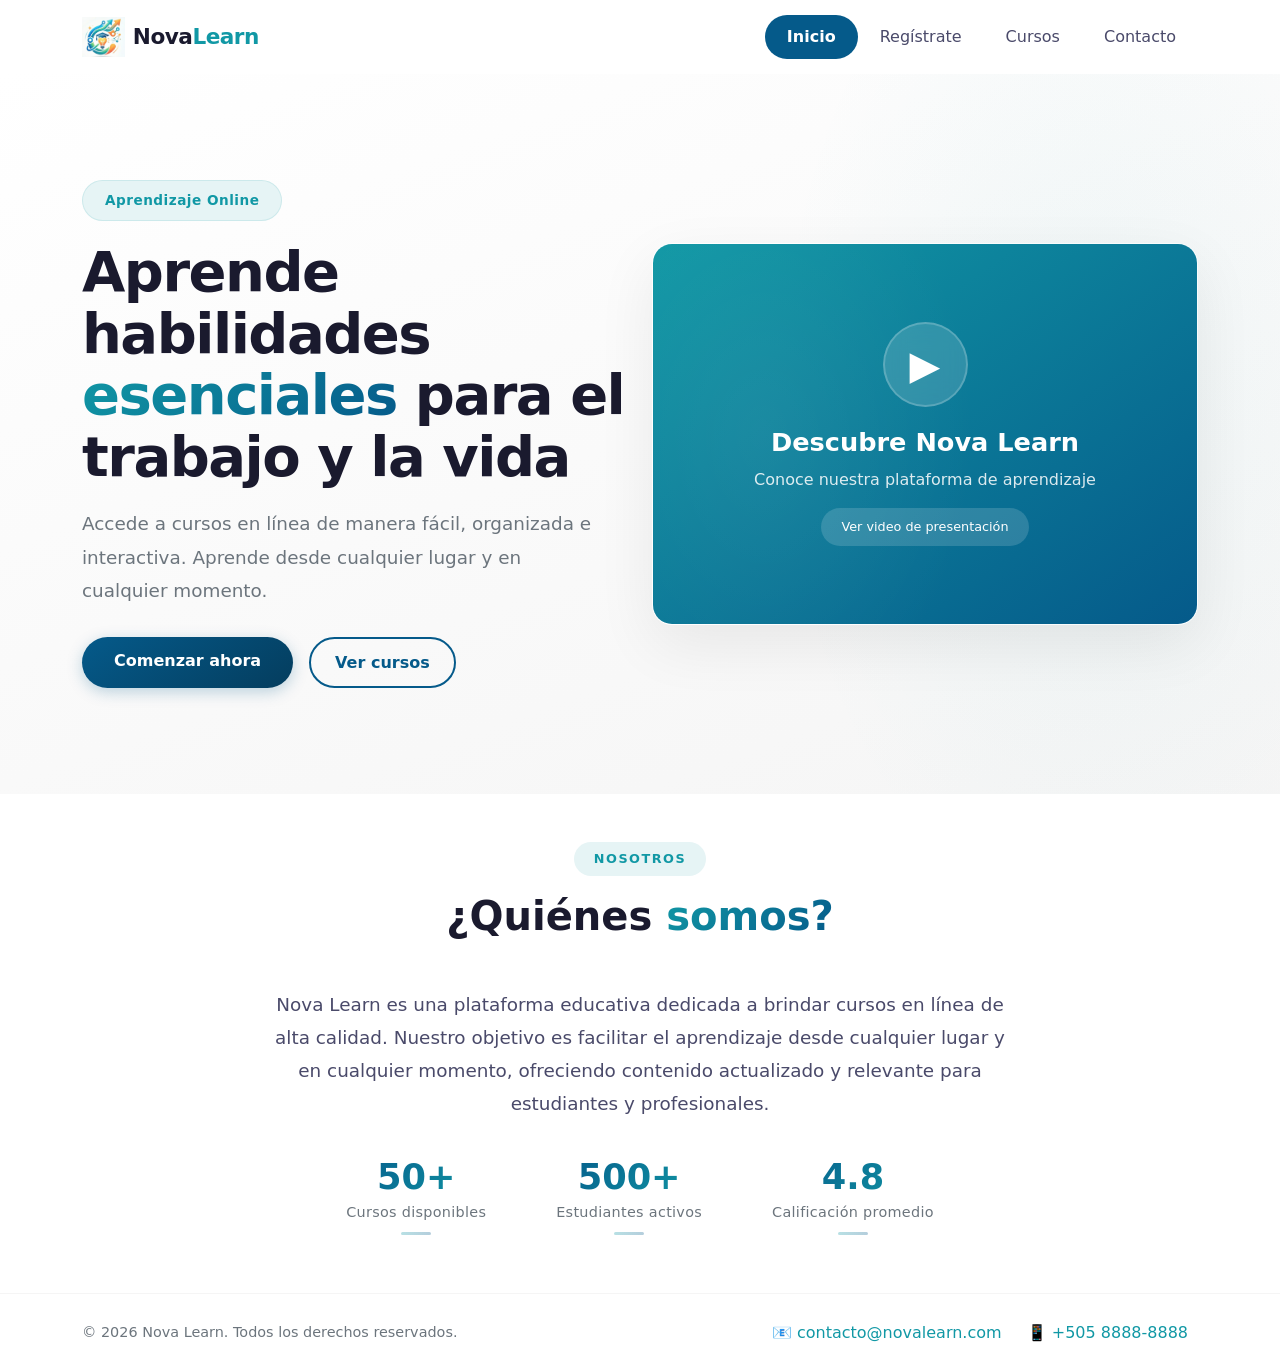
<file: index.html>
<!DOCTYPE html>
<html lang="es">

<head>
    <meta charset="UTF-8">
    <meta name="viewport" content="width=device-width, initial-scale=1.0">
    <title>Nova Learn - Aprende habilidades esenciales</title>
    <link rel="icon" type="image/x-icon" href="favicon.ico">
    <link rel="stylesheet" href="bootstrap-5.3.8-dist/css/bootstrap.min.css">
    <link rel="stylesheet" href="styles.css">
    <link rel="stylesheet" href="index.css">
</head>

<body>

    <nav class="navbar navbar-expand-lg navbar-light bg-white shadow-sm">
        <div class="container">
            <a class="navbar-brand d-flex align-items-center gap-2" href="index.html">
                <img src="/bootstrap-5.3.8-dist/img/logo.png.jpeg" alt="" style="height:40px;width:auto;">
                <span class="logo-text">Nova<span>Learn</span></span>
            </a>
            <button class="navbar-toggler" type="button" data-bs-toggle="collapse" data-bs-target="#navbarNav">
                <span class="navbar-toggler-icon"></span>
            </button>
            <div class="collapse navbar-collapse" id="navbarNav">
                <ul class="navbar-nav ms-auto">
                    <li class="nav-item">
                        <a class="nav-link active" href="index.html">Inicio</a>
                    </li>
                    <li class="nav-item">
                        <a class="nav-link" href="registro.html">Regístrate</a>
                    </li>
                    <li class="nav-item">
                        <a class="nav-link" href="cursos.html">Cursos</a>
                    </li>
                    <li class="nav-item">
                        <a class="nav-link" href="contacto.html">Contacto</a>
                    </li>
                </ul>
            </div>
        </div>
    </nav>

    <section id="inicio" class="py-5">
        <div class="container">
            <div class="row align-items-center">
                <div class="col-lg-6">
                    <span class="hero-label">Aprendizaje Online</span>
                    <h1 class="hero-title">Aprende habilidades <span>esenciales</span> para el trabajo y la vida</h1>
                    <p class="hero-desc">Accede a cursos en línea de manera fácil, organizada e interactiva. Aprende desde cualquier lugar y en cualquier momento.</p>
                    <div class="hero-buttons">
                        <a href="registro.html" class="btn btn-primary">Comenzar ahora</a>
                        <a href="cursos.html" class="btn-outline-custom">Ver cursos</a>
                    </div>
                </div>
                <div class="col-lg-6">
                    <div class="video-card">
                        <div class="video-placeholder" onclick="window.open('https://www.youtube.com/watch?v=Q33tBJrWXGQ','_blank')">
                            <div class="play-btn">▶</div>
                            <h4>Descubre Nova Learn</h4>
                            <p>Conoce nuestra plataforma de aprendizaje</p>
                            <div style="margin-top:15px;background:rgba(255,255,255,0.15);padding:8px 20px;border-radius:50px;font-size:0.8rem;">
                                Ver video de presentación
                            </div>
                        </div>
                    </div>
                </div>
            </div>
        </div>
    </section>

    <section id="nosotros" class="py-5 bg-white">
        <div class="container">
            <div class="text-center mb-5">
                <span class="section-eyebrow">Nosotros</span>
                <h2 class="section-title">¿Quiénes <span>somos?</span></h2>
            </div>
            <div class="row justify-content-center">
                <div class="col-lg-8 text-center">
                    <p style="font-size:1.15rem;color:var(--text-light);line-height:1.8;">
                        Nova Learn es una plataforma educativa dedicada a brindar cursos en línea de alta calidad.
                        Nuestro objetivo es facilitar el aprendizaje desde cualquier lugar y en cualquier momento,
                        ofreciendo contenido actualizado y relevante para estudiantes y profesionales.
                    </p>
                    <div class="hero-stats justify-content-center">
                        <div class="stat">
                            <strong>50+</strong>
                            <span>Cursos disponibles</span>
                        </div>
                        <div class="stat">
                            <strong>500+</strong>
                            <span>Estudiantes activos</span>
                        </div>
                        <div class="stat">
                            <strong>4.8</strong>
                            <span>Calificación promedio</span>
                        </div>
                    </div>
                </div>
            </div>
        </div>
    </section>

    <footer>
        <div class="container">
            <div class="row align-items-center">
                <div class="col-md-6 text-md-start">
                    <p>© 2026 Nova Learn. Todos los derechos reservados.</p>
                </div>
                <div class="col-md-6 text-md-end">
                    <a href="mailto:contacto@novalearn.com" style="color:var(--teal);text-decoration:none;margin:0 10px;">📧 contacto@novalearn.com</a>
                    <a href="https://wa.me/50587841645" target="_blank" style="color:var(--teal);text-decoration:none;margin:0 10px;">📱 +505 8888-8888</a>
                </div>
            </div>
        </div>
    </footer>

    <script src="bootstrap-5.3.8-dist/js/bootstrap.bundle.min.js"></script>
</body>

</html>
</file>
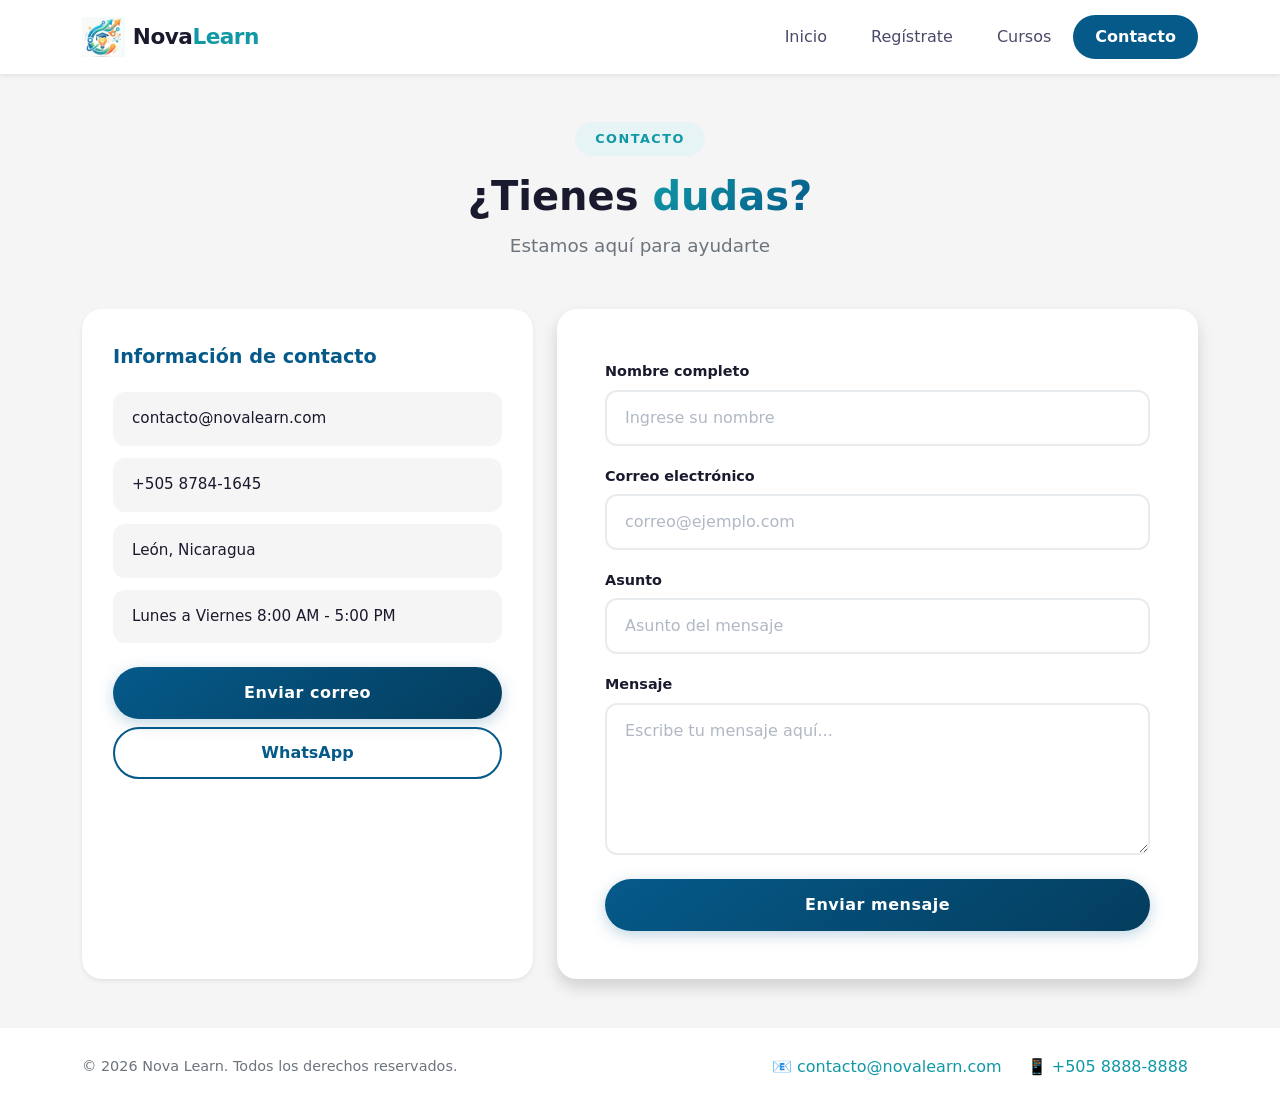
<file: contacto.html>
<!DOCTYPE html>
<html lang="es">

<head>
    <meta charset="UTF-8">
    <meta name="viewport" content="width=device-width, initial-scale=1.0">
    <title>Nova Learn - Contacto</title>
    <link rel="icon" type="image/x-icon" href="favicon.ico">
    <link rel="stylesheet" href="bootstrap-5.3.8-dist/css/bootstrap.min.css">
    <link rel="stylesheet" href="styles.css">
    <link rel="stylesheet" href="contacto.css">
</head>

<body>

    <nav class="navbar navbar-expand-lg navbar-light bg-white shadow-sm">
        <div class="container">
            <a class="navbar-brand d-flex align-items-center gap-2" href="index.html">
                <img src="/bootstrap-5.3.8-dist/img/logo.png.jpeg" alt="" style="height:40px;width:auto;">
                <span class="logo-text">Nova<span>Learn</span></span>
            </a>
            <button class="navbar-toggler" type="button" data-bs-toggle="collapse" data-bs-target="#navbarNav">
                <span class="navbar-toggler-icon"></span>
            </button>
            <div class="collapse navbar-collapse" id="navbarNav">
                <ul class="navbar-nav ms-auto">
                    <li class="nav-item">
                        <a class="nav-link" href="index.html">Inicio</a>
                    </li>
                    <li class="nav-item">
                        <a class="nav-link" href="registro.html">Regístrate</a>
                    </li>
                    <li class="nav-item">
                        <a class="nav-link" href="cursos.html">Cursos</a>
                    </li>
                    <li class="nav-item">
                        <a class="nav-link active" href="contacto.html">Contacto</a>
                    </li>
                </ul>
            </div>
        </div>
    </nav>

    <section id="contacto" class="py-5">
        <div class="container">
            <div class="text-center mb-5">
                <span class="section-eyebrow">Contacto</span>
                <h2 class="section-title">¿Tienes <span>dudas?</span></h2>
                <p class="section-subtitle">Estamos aquí para ayudarte</p>
            </div>
            <div class="row g-4">
                <div class="col-lg-5">
                    <div class="contact-card shadow-sm">
                        <h4>Información de contacto</h4>
                        <div class="contact-item">
                             contacto@novalearn.com
                        </div>
                        <div class="contact-item">
                             +505 8784-1645
                        </div>
                        <div class="contact-item">
                             León, Nicaragua
                        </div>
                        <div class="contact-item">
                             Lunes a Viernes 8:00 AM - 5:00 PM
                        </div>
                        <div class="mt-4">
                            <a href="mailto:contacto@novalearn.com" class="btn btn-primary w-100 mb-2">
                                 Enviar correo
                            </a>
                            <a href="https://wa.me/50587841645" target="_blank" class="btn-outline-custom w-100" style="display:block;text-align:center;">
                                WhatsApp
                            </a>
                        </div>
                    </div>
                </div>
                <div class="col-lg-7">
                    <div class="card border-0 shadow">
                        <div class="card-body p-4 p-md-5">
                            <form id="contactoForm">
                                <div class="mb-3">
                                    <label class="form-label">Nombre completo</label>
                                    <input type="text" class="form-control" placeholder="Ingrese su nombre" required>
                                </div>
                                <div class="mb-3">
                                    <label class="form-label">Correo electrónico</label>
                                    <input type="email" class="form-control" placeholder="correo@ejemplo.com" required>
                                </div>
                                <div class="mb-3">
                                    <label class="form-label">Asunto</label>
                                    <input type="text" class="form-control" placeholder="Asunto del mensaje" required>
                                </div>
                                <div class="mb-4">
                                    <label class="form-label">Mensaje</label>
                                    <textarea class="form-control" rows="5" placeholder="Escribe tu mensaje aquí..." required></textarea>
                                </div>
                                <button type="submit" class="btn btn-primary w-100">
                                    Enviar mensaje
                                </button>
                            </form>
                        </div>
                    </div>
                </div>
            </div>
        </div>
    </section>

    <footer>
        <div class="container">
            <div class="row align-items-center">
                <div class="col-md-6 text-md-start">
                    <p>© 2026 Nova Learn. Todos los derechos reservados.</p>
                </div>
                <div class="col-md-6 text-md-end">
                    <a href="mailto:contacto@novalearn.com" style="color:var(--teal);text-decoration:none;margin:0 10px;">📧 contacto@novalearn.com</a>
                    <a href="https://wa.me/50587841645" target="_blank" style="color:var(--teal);text-decoration:none;margin:0 10px;">📱 +505 8888-8888</a>
                </div>
            </div>
        </div>
    </footer>

    <script src="bootstrap-5.3.8-dist/js/bootstrap.bundle.min.js"></script>
    <script>
        document.getElementById('contactoForm').addEventListener('submit', function(e) {
            e.preventDefault();
            alert('Mensaje enviado. ¡Gracias por contactarnos!');
        });
    </script>
</body>

</html>
</file>
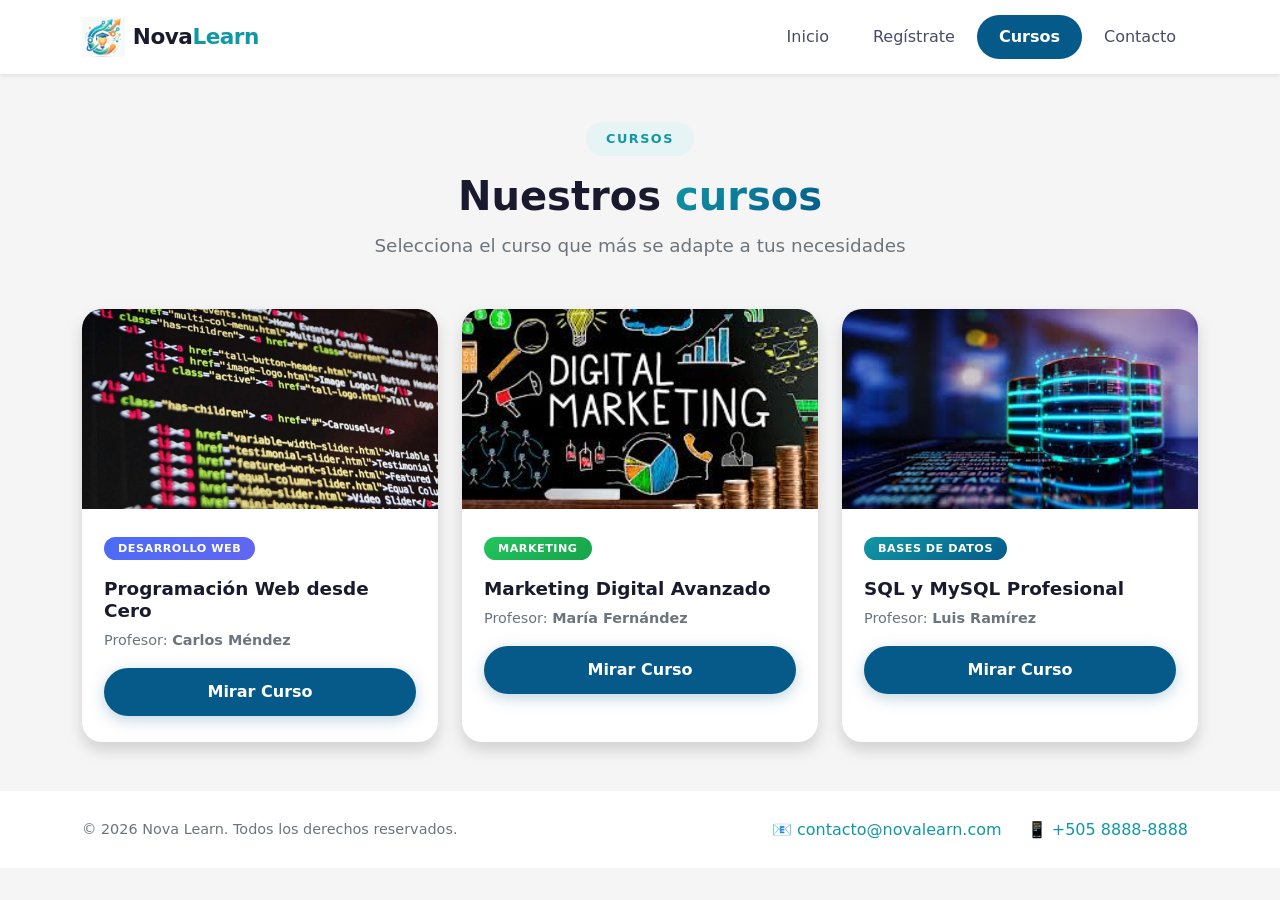
<file: cursos.html>
<!DOCTYPE html>
<html lang="es">

<head>
    <meta charset="UTF-8">
    <meta name="viewport" content="width=device-width, initial-scale=1.0">
    <title>Nova Learn - Cursos</title>
    <link rel="icon" type="image/x-icon" href="favicon.ico">
    <link rel="stylesheet" href="bootstrap-5.3.8-dist/css/bootstrap.min.css">
    <link rel="stylesheet" href="styles.css">
    <link rel="stylesheet" href="cursos.css">
</head>

<body>

    <nav class="navbar navbar-expand-lg navbar-light bg-white shadow-sm">
        <div class="container">
            <a class="navbar-brand d-flex align-items-center gap-2" href="index.html">
                <img src="/bootstrap-5.3.8-dist/img/logo.png.jpeg" alt="" style="height:40px;width:auto;">
                <span class="logo-text">Nova<span>Learn</span></span>
            </a>
            <button class="navbar-toggler" type="button" data-bs-toggle="collapse" data-bs-target="#navbarNav">
                <span class="navbar-toggler-icon"></span>
            </button>
            <div class="collapse navbar-collapse" id="navbarNav">
                <ul class="navbar-nav ms-auto">
                    <li class="nav-item">
                        <a class="nav-link" href="index.html">Inicio</a>
                    </li>
                    <li class="nav-item">
                        <a class="nav-link" href="registro.html">Regístrate</a>
                    </li>
                    <li class="nav-item">
                        <a class="nav-link active" href="cursos.html">Cursos</a>
                    </li>
                    <li class="nav-item">
                        <a class="nav-link" href="contacto.html">Contacto</a>
                    </li>
                </ul>
            </div>
        </div>
    </nav>

    <section id="cursos" class="py-5">
        <div class="container">
            <div class="text-center mb-5">
                <span class="section-eyebrow">Cursos</span>
                <h2 class="section-title">Nuestros <span>cursos</span></h2>
                <p class="section-subtitle">Selecciona el curso que más se adapte a tus necesidades</p>
            </div>
            <div class="row g-4">

                <div class="col-lg-4 col-md-6">
                    <div class="card course-card h-100 shadow border-0">
                        <div class="course-video">
                            <div onclick="window.open('https://www.youtube.com/watch?v=rg6CiPI6h2g','_blank')">
                                <img src="/bootstrap-5.3.8-dist/img/img1.jpg" alt="Curso Programación Web" style="width:100%;height:200px;object-fit:cover;">
                            </div>
                        </div>
                        <div class="card-body">
                            <span class="badge bg-primary mb-2">Desarrollo Web</span>
                            <h5 class="card-title">Programación Web desde Cero</h5>
                            <p class="card-text">Profesor: <strong>Carlos Méndez</strong></p>
                            <a href="https://skillsbuild.org/es/students/course-catalog/web-development" target="_blank" class="btn btn-primary w-100 rounded-pill" style="font-size:1rem;">
                                Mirar Curso
                            </a>
                        </div>
                    </div>
                </div>

                <div class="col-lg-4 col-md-6">
                    <div class="card course-card h-100 shadow border-0">
                        <div class="course-video">
                            <div onclick="window.open('https://www.youtube.com/watch?v=PywPQR4cyU4','_blank')">
                                <img src="/bootstrap-5.3.8-dist/img/img2.jpg" alt="Curso Marketing Digital" style="width:100%;height:200px;object-fit:cover;">
                            </div>
                        </div>
                        <div class="card-body">
                            <span class="badge bg-success mb-2">Marketing</span>
                            <h5 class="card-title">Marketing Digital Avanzado</h5>
                            <p class="card-text">Profesor: <strong>María Fernández</strong></p>
                            <a href="https://www.google.com/aclk?sa=L&ai=DChsSEwjCzvyH_Z6VAxVKMggFHXueCa0YACICCAEQABoCbWQ&co=1&ase=2&gclid=CjwKCAjw3ejRBhAdEiwADkqPn01UnOdu6YojcyUHhUmGqVwU6bX_CfKyqmcffxlebDXYYbYWohkIlhoCwHAQAvD_BwE&cid=[base64]&cce=2&category=acrcp_v1_32&sig=AOD64_1RpUc3HcykDexauTd2I13IP_n0Pg&q&nis=4&adurl&ved=2ahUKEwjloPaH_Z6VAxWUm4kEHZ3wOz0Q0Qx6BAgZEAE" target="_blank" class="btn btn-primary w-100 rounded-pill" style="font-size:1rem;">
                                Mirar Curso
                            </a>
                        </div>
                    </div>
                </div>

                <div class="col-lg-4 col-md-6">
                    <div class="card course-card h-100 shadow border-0">
                        <div class="course-video">
                            <div onclick="window.open//www.youtube.com/watch?v=7V_tPbWw48Y','_blank')">
                                <img src="/bootstrap-5.3.8-dist/img/img4.jpg" alt="Curso SQL y MySQL" style="width:100%;height:200px;object-fit:cover;">
                            </div>
                        </div>
                        <div class="card-body">
                            <span class="badge bg-info mb-2">Bases de Datos</span>
                            <h5 class="card-title">SQL y MySQL Profesional</h5>
                            <p class="card-text">Profesor: <strong>Luis Ramírez</strong></p>
                            <a href="https://edutin.com/curso-de-base-de-datos" target="_blank" class="btn btn-primary w-100 rounded-pill" style="font-size:1rem;">
                                Mirar Curso
                            </a>
                        </div>
                    </div>
                </div>

            </div>
        </div>
    </section>

    <footer>
        <div class="container">
            <div class="row align-items-center">
                <div class="col-md-6 text-md-start">
                    <p>© 2026 Nova Learn. Todos los derechos reservados.</p>
                </div>
                <div class="col-md-6 text-md-end">
                    <a href="mailto:contacto@novalearn.com" style="color:var(--teal);text-decoration:none;margin:0 10px;">📧 contacto@novalearn.com</a>
                    <a href="https://wa.me/50588888888" target="_blank" style="color:var(--teal);text-decoration:none;margin:0 10px;">📱 +505 8888-8888</a>
                </div>
            </div>
        </div>
    </footer>

    <script src="bootstrap-5.3.8-dist/js/bootstrap.bundle.min.js"></script>
</body>

</html>
</file>
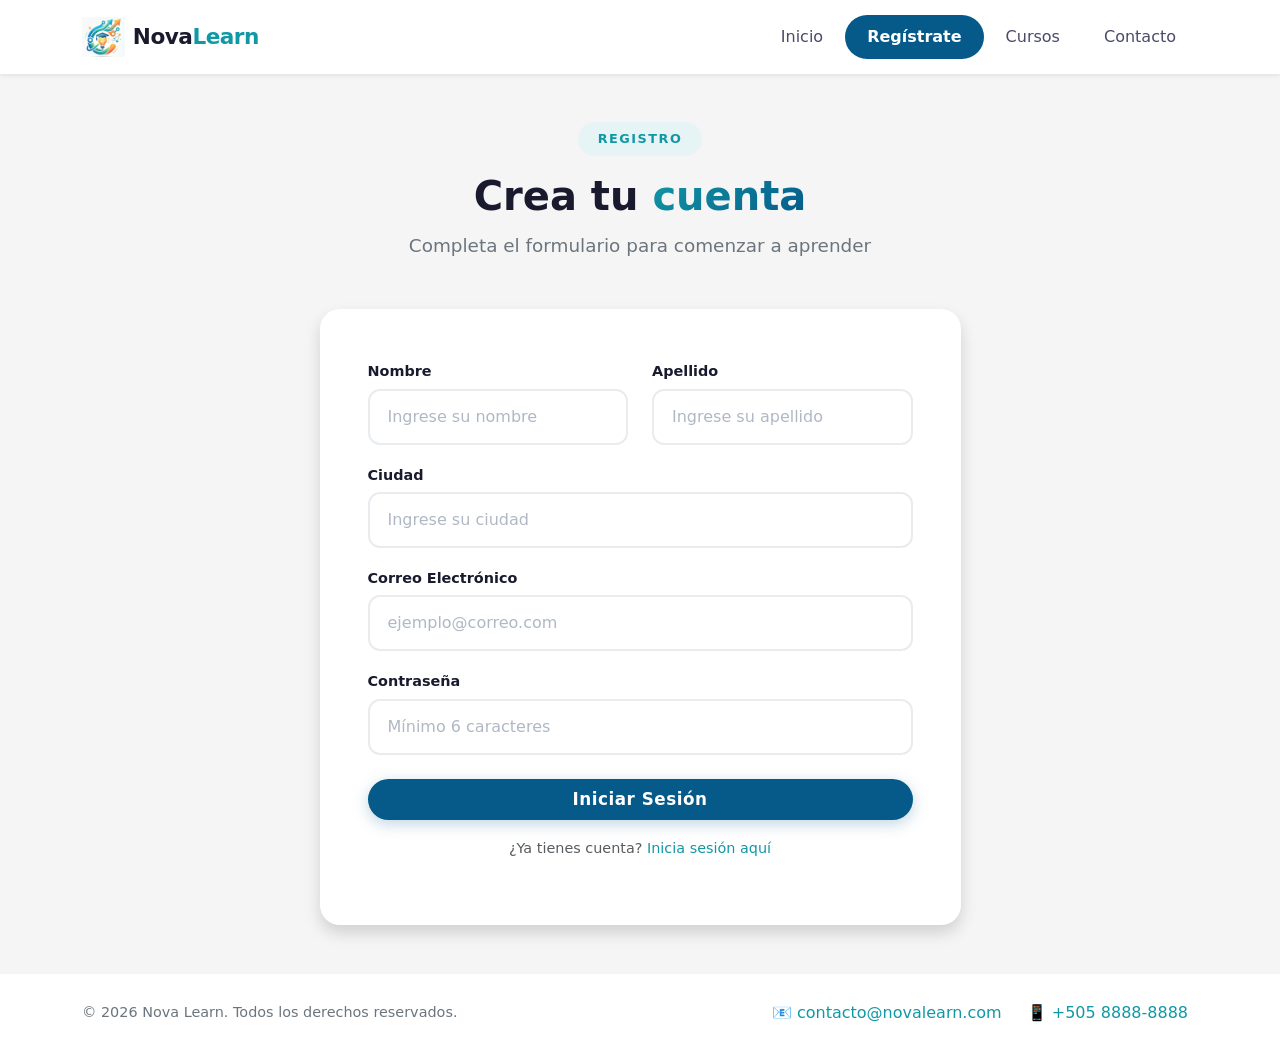
<file: registro.html>
<!DOCTYPE html>
<html lang="es">

<head>
    <meta charset="UTF-8">
    <meta name="viewport" content="width=device-width, initial-scale=1.0">
    <title>Nova Learn - Regístrate</title>
    <link rel="icon" type="image/x-icon" href="favicon.ico">
    <link rel="stylesheet" href="bootstrap-5.3.8-dist/css/bootstrap.min.css">
    <link rel="stylesheet" href="styles.css">
    <link rel="stylesheet" href="registro.css">
</head>

<body>

    <nav class="navbar navbar-expand-lg navbar-light bg-white shadow-sm">
        <div class="container">
            <a class="navbar-brand d-flex align-items-center gap-2" href="index.html">
                <img src="/bootstrap-5.3.8-dist/img/logo.png.jpeg" alt="" style="height:40px;width:auto;">
                <span class="logo-text">Nova<span>Learn</span></span>
            </a>
            <button class="navbar-toggler" type="button" data-bs-toggle="collapse" data-bs-target="#navbarNav">
                <span class="navbar-toggler-icon"></span>
            </button>
            <div class="collapse navbar-collapse" id="navbarNav">
                <ul class="navbar-nav ms-auto">
                    <li class="nav-item">
                        <a class="nav-link" href="index.html">Inicio</a>
                    </li>
                    <li class="nav-item">
                        <a class="nav-link active" href="registro.html">Regístrate</a>
                    </li>
                    <li class="nav-item">
                        <a class="nav-link" href="cursos.html">Cursos</a>
                    </li>
                    <li class="nav-item">
                        <a class="nav-link" href="contacto.html">Contacto</a>
                    </li>
                </ul>
            </div>
        </div>
    </nav>

    <section id="registrate" class="py-5">
        <div class="container">
            <div class="text-center mb-5">
                <span class="section-eyebrow">Registro</span>
                <h2 class="section-title">Crea tu <span>cuenta</span></h2>
                <p class="section-subtitle">Completa el formulario para comenzar a aprender</p>
            </div>
            <div class="row justify-content-center">
                <div class="col-lg-7">
                    <div class="card shadow border-0">
                        <div class="card-body p-4 p-md-5">
                            <form id="registroForm">
                                <div class="row">
                                    <div class="col-md-6 mb-3">
                                        <label class="form-label">Nombre</label>
                                        <input type="text" class="form-control" placeholder="Ingrese su nombre" required>
                                    </div>
                                    <div class="col-md-6 mb-3">
                                        <label class="form-label">Apellido</label>
                                        <input type="text" class="form-control" placeholder="Ingrese su apellido" required>
                                    </div>
                                </div>
                                <div class="mb-3">
                                    <label class="form-label">Ciudad</label>
                                    <input type="text" class="form-control" placeholder="Ingrese su ciudad" required>
                                </div>
                                <div class="mb-3">
                                    <label class="form-label">Correo Electrónico</label>
                                    <input type="email" class="form-control" placeholder="ejemplo@correo.com" required>
                                </div>
                                <div class="mb-4">
                                    <label class="form-label">Contraseña</label>
                                    <input type="password" class="form-control" placeholder="Mínimo 6 caracteres" required minlength="6">
                                </div>
                                <button type="submit" class="btn btn-primary w-100 py-2">
                                    Iniciar Sesión
                                </button>
                                <p class="text-center mt-3 text-muted" style="font-size:0.9rem;">
                                    ¿Ya tienes cuenta? <a href="#" style="color:var(--teal);text-decoration:none;">Inicia sesión aquí</a>
                                </p>
                            </form>
                        </div>
                    </div>
                </div>
            </div>
        </div>
    </section>

    <footer>
        <div class="container">
            <div class="row align-items-center">
                <div class="col-md-6 text-md-start">
                    <p>© 2026 Nova Learn. Todos los derechos reservados.</p>
                </div>
                <div class="col-md-6 text-md-end">
                    <a href="mailto:contacto@novalearn.com" style="color:var(--teal);text-decoration:none;margin:0 10px;">📧 contacto@novalearn.com</a>
                    <a href="https://wa.me/50588888888" target="_blank" style="color:var(--teal);text-decoration:none;margin:0 10px;">📱 +505 8888-8888</a>
                </div>
            </div>
        </div>
    </footer>

    <script src="bootstrap-5.3.8-dist/js/bootstrap.bundle.min.js"></script>
    <script>
        document.getElementById('registroForm').addEventListener('submit', function(e) {
            e.preventDefault();
            alert(' Registro exitoso. ¡Bienvenido a Nova Learn!');
        });
    </script>
</body>

</html>
</file>
<file: styles.css>
:root {
    --teal: #1198A5;
    --teal-light: #e6f4f5;
    --blue: #055A8A;
    --blue-light: #e8f0f5;
    --blue-dark: #043d5e;
    --light: #F5F5F5;
    --white: #ffffff;
    --text: #1A1A2E;
    --text-light: #4a4a6a;
    --muted: #6C757D;
    --shadow: 0 8px 30px rgba(5, 90, 138, 0.10);
    --shadow-hover: 0 15px 45px rgba(5, 90, 138, 0.18);
    --radius: 20px;
    --radius-sm: 12px;
    --transition: all 0.3s cubic-bezier(0.4, 0, 0.2, 1);
}

* {
    margin: 0;
    padding: 0;
    box-sizing: border-box;
}

html {
    scroll-behavior: smooth;
}

body {
    font-family: 'Segoe UI', system-ui, -apple-system, sans-serif;
    background: var(--light);
    color: var(--text);
    line-height: 1.7;
    -webkit-font-smoothing: antialiased;
}

.navbar {
    background: rgba(255, 255, 255, 0.95) !important;
    backdrop-filter: blur(12px) saturate(180%);
    -webkit-backdrop-filter: blur(12px) saturate(180%);
    box-shadow: 0 1px 3px rgba(0,0,0,0.04), 0 4px 20px rgba(0,0,0,0.04);
    padding: 12px 0;
    transition: var(--transition);
}

.navbar-brand {
    font-weight: 700;
    display: flex;
    align-items: center;
    gap: 10px;
    text-decoration: none;
}

.logo-text {
    font-size: 1.35rem;
    font-weight: 700;
    color: var(--text);
    letter-spacing: -0.5px;
}

.logo-text span {
    color: var(--teal);
}

.nav-link {
    font-weight: 500;
    color: var(--text-light) !important;
    transition: var(--transition);
    padding: 8px 22px !important;
    border-radius: 50px;
    background: transparent;
}

.nav-link:hover {
    color: #ffffff !important;
    background: var(--blue);
    transform: translateY(-1px);
}

.nav-link.active {
    color: #ffffff !important;
    background: var(--blue);
    font-weight: 600;
}

.btn {
    border-radius: 50px;
    padding: 12px 32px;
    font-weight: 600;
    transition: var(--transition);
}

.btn-primary {
    background: linear-gradient(145deg, var(--blue), var(--blue-dark));
    border: none;
    color: white;
    box-shadow: 0 4px 15px rgba(5, 90, 138, 0.25);
}

.btn-primary:hover {
    background: linear-gradient(145deg, var(--teal), var(--blue));
    transform: translateY(-2px);
    box-shadow: 0 8px 25px rgba(17, 152, 165, 0.3);
    color: white;
}

.btn-outline-custom {
    border: 2px solid var(--blue);
    color: var(--blue);
    background: transparent;
    padding: 10px 24px;
    border-radius: 50px;
    text-decoration: none;
    font-weight: 600;
    transition: var(--transition);
}

.btn-outline-custom:hover {
    background: var(--blue);
    color: white;
    transform: translateY(-2px);
}

.card {
    border-radius: var(--radius);
    border: none;
    background: var(--white);
    transition: var(--transition);
    overflow: hidden;
}

.card:hover {
    transform: translateY(-6px);
    box-shadow: var(--shadow-hover);
}

.card-body {
    padding: 28px;
}

.section-eyebrow {
    display: inline-block;
    padding: 6px 20px;
    border-radius: 50px;
    background: var(--teal-light);
    color: var(--teal);
    font-size: 0.8rem;
    font-weight: 700;
    text-transform: uppercase;
    letter-spacing: 1.5px;
    margin-bottom: 16px;
}

.section-title {
    font-size: 2.5rem;
    font-weight: 800;
    color: var(--text);
    line-height: 1.2;
}

.section-title span {
    background: linear-gradient(135deg, var(--teal), var(--blue));
    -webkit-background-clip: text;
    -webkit-text-fill-color: transparent;
    background-clip: text;
}

.section-subtitle {
    color: var(--muted);
    font-size: 1.15rem;
    max-width: 600px;
    margin: 10px auto 0;
}

.form-control,
.form-select {
    border-radius: var(--radius-sm);
    padding: 14px 18px;
    border: 2px solid #e9ecef;
    transition: var(--transition);
    font-size: 1rem;
    background: var(--white);
}

.form-control:focus,
.form-select:focus {
    border-color: var(--teal);
    box-shadow: 0 0 0 4px rgba(17, 152, 165, 0.12);
    outline: none;
}

.form-control::placeholder {
    color: #adb5bd;
}

.form-label {
    font-weight: 600;
    color: var(--text);
    margin-bottom: 6px;
    font-size: 0.9rem;
}

footer {
    background: var(--white);
    border-top: 1px solid rgba(0,0,0,0.04);
    padding: 25px 0;
}

footer p {
    color: var(--muted);
    font-size: 0.9rem;
    margin: 0;
}

@media (max-width: 992px) {
    .section-title {
        font-size: 2rem;
    }
}

@media (max-width: 768px) {
    .navbar {
        padding: 10px 0;
    }
    .logo-text {
        font-size: 1.1rem;
    }
    .section-title {
        font-size: 1.7rem;
    }
    .section-subtitle {
        font-size: 1rem;
    }
    .card-body {
        padding: 20px;
    }
    .btn {
        padding: 10px 20px;
        font-size: 0.95rem;
    }
}

@media (max-width: 576px) {
    .section-title {
        font-size: 1.4rem;
    }
    .nav-link {
        padding: 6px 16px !important;
    }
}
</file>
<file: index.css>
#inicio {
    padding: 80px 0;
    background: linear-gradient(160deg, #ffffff 0%, #F5F5F5 100%);
    min-height: 80vh;
    display: flex;
    align-items: center;
    position: relative;
    overflow: hidden;
}

#inicio::before {
    content: '';
    position: absolute;
    top: -30%;
    right: -10%;
    width: 50%;
    height: 150%;
    background: radial-gradient(ellipse, rgba(17,152,165,0.05) 0%, transparent 70%);
    border-radius: 50%;
    pointer-events: none;
}

.hero-label {
    display: inline-block;
    background: var(--teal-light);
    color: var(--teal);
    padding: 8px 22px;
    border-radius: 50px;
    font-size: 0.85rem;
    font-weight: 700;
    margin-bottom: 20px;
    letter-spacing: 0.5px;
    border: 1px solid rgba(17,152,165,0.12);
}

.hero-title {
    font-size: 3.5rem;
    font-weight: 800;
    line-height: 1.1;
    color: var(--text);
    margin-bottom: 20px;
    letter-spacing: -1.5px;
}

.hero-title span {
    background: linear-gradient(135deg, var(--teal), var(--blue));
    -webkit-background-clip: text;
    -webkit-text-fill-color: transparent;
    background-clip: text;
}

.hero-desc {
    font-size: 1.15rem;
    color: var(--muted);
    margin-bottom: 30px;
    max-width: 520px;
    line-height: 1.8;
}

.hero-stats {
    display: flex;
    gap: 50px;
    flex-wrap: wrap;
    padding: 20px 0 10px;
}

.stat {
    text-align: center;
    padding: 0 10px;
}

.stat strong {
    display: block;
    font-size: 2.2rem;
    background: linear-gradient(135deg, var(--blue), var(--teal));
    -webkit-background-clip: text;
    -webkit-text-fill-color: transparent;
    background-clip: text;
    font-weight: 800;
    line-height: 1.2;
}

.stat span {
    color: var(--muted);
    font-size: 0.9rem;
    font-weight: 500;
    letter-spacing: 0.3px;
}

.stat::after {
    content: '';
    display: block;
    width: 30px;
    height: 3px;
    background: linear-gradient(90deg, var(--teal), var(--blue));
    border-radius: 10px;
    margin: 6px auto 0;
    opacity: 0.3;
}

.video-card {
    background: white;
    border-radius: var(--radius);
    overflow: hidden;
    box-shadow: 0 20px 60px rgba(0,0,0,0.07);
    transition: var(--transition);
    border: 1px solid rgba(255,255,255,0.6);
}

.video-card:hover {
    transform: translateY(-4px);
    box-shadow: 0 30px 80px rgba(0,0,0,0.10);
}

.video-placeholder {
    min-height: 380px;
    display: flex;
    flex-direction: column;
    justify-content: center;
    align-items: center;
    text-align: center;
    background: linear-gradient(145deg, var(--teal), var(--blue));
    color: white;
    padding: 40px 30px;
    position: relative;
    overflow: hidden;
    cursor: pointer;
}

.video-placeholder::before {
    content: '';
    position: absolute;
    top: -30%;
    left: -20%;
    width: 80%;
    height: 160%;
    background: radial-gradient(ellipse, rgba(255,255,255,0.06) 0%, transparent 70%);
    border-radius: 50%;
    pointer-events: none;
}

.play-btn {
    width: 85px;
    height: 85px;
    border-radius: 50%;
    background: rgba(255,255,255,0.15);
    backdrop-filter: blur(12px);
    -webkit-backdrop-filter: blur(12px);
    display: flex;
    align-items: center;
    justify-content: center;
    font-size: 2.5rem;
    margin-bottom: 20px;
    cursor: pointer;
    transition: var(--transition);
    border: 2px solid rgba(255,255,255,0.2);
    position: relative;
    z-index: 1;
}

.play-btn:hover {
    transform: scale(1.12);
    background: rgba(255,255,255,0.25);
    border-color: rgba(255,255,255,0.4);
}

.video-placeholder h4 {
    font-size: 1.6rem;
    font-weight: 700;
    margin-bottom: 8px;
    position: relative;
    z-index: 1;
}

.video-placeholder p {
    opacity: 0.85;
    margin: 0;
    position: relative;
    z-index: 1;
}

.hero-buttons {
    display: flex;
    gap: 16px;
    margin-top: 25px;
    flex-wrap: wrap;
}

#nosotros {
    background: white;
    padding: 60px 0;
}

@media (max-width: 992px) {
    .hero-title {
        font-size: 2.8rem;
    }
    .video-placeholder {
        min-height: 320px;
    }
    .hero-stats {
        gap: 30px;
    }
}

@media (max-width: 768px) {
    #inicio {
        text-align: center;
        padding: 50px 0;
    }
    .hero-title {
        font-size: 2.2rem;
    }
    .hero-desc {
        margin-left: auto;
        margin-right: auto;
        font-size: 1rem;
    }
    .hero-stats {
        justify-content: center;
        gap: 25px;
    }
    .stat strong {
        font-size: 1.8rem;
    }
    .hero-buttons {
        justify-content: center;
    }
    .video-placeholder {
        min-height: 260px;
    }
    .video-placeholder h4 {
        font-size: 1.3rem;
    }
    .play-btn {
        width: 70px;
        height: 70px;
        font-size: 2rem;
    }
}

@media (max-width: 576px) {
    .hero-title {
        font-size: 1.8rem;
    }
    .hero-label {
        font-size: 0.75rem;
        padding: 5px 16px;
    }
    .stat strong {
        font-size: 1.5rem;
    }
    .stat span {
        font-size: 0.8rem;
    }
    .hero-stats {
        gap: 15px;
    }
    .play-btn {
        width: 60px;
        height: 60px;
        font-size: 1.5rem;
    }
}
</file>
<file: contacto.css>
#contacto {
    background: var(--light);
    min-height: 80vh;
    padding: 60px 0 80px;
}

.contact-card {
    background: white;
    border-radius: var(--radius);
    padding: 35px 30px;
    height: 100%;
    box-shadow: 0 8px 30px rgba(0,0,0,0.05);
    border: 1px solid rgba(255,255,255,0.5);
    transition: var(--transition);
}

.contact-card:hover {
    box-shadow: 0 15px 50px rgba(5, 90, 138, 0.08);
    transform: translateY(-3px);
}

.contact-card h4 {
    color: var(--blue);
    font-weight: 700;
    margin-bottom: 24px;
    font-size: 1.2rem;
}

.contact-item {
    padding: 14px 16px;
    margin-bottom: 12px;
    background: var(--light);
    border-radius: var(--radius-sm);
    font-size: 0.95rem;
    color: var(--text);
    transition: var(--transition);
    border-left: 3px solid transparent;
}

.contact-item:hover {
    background: var(--teal-light);
    border-left-color: var(--teal);
    transform: translateX(4px);
}

.contact-item:last-child {
    margin-bottom: 0;
}

#contacto .card {
    border-radius: var(--radius);
    border: none;
    box-shadow: 0 8px 30px rgba(0,0,0,0.05);
    overflow: hidden;
}

#contacto .card-body {
    padding: 35px 30px;
}

#contacto .form-control {
    border-radius: var(--radius-sm);
    padding: 14px 18px;
    border: 2px solid #e9ecef;
    transition: var(--transition);
}

#contacto .form-control:focus {
    border-color: var(--teal);
    box-shadow: 0 0 0 4px rgba(17, 152, 165, 0.10);
}

#contacto .form-control::placeholder {
    color: #b0b8c4;
}

#contacto .btn-primary {
    padding: 14px;
    font-weight: 700;
    letter-spacing: 0.5px;
    background: linear-gradient(145deg, var(--blue), var(--blue-dark));
    border: none;
    border-radius: 50px;
    transition: var(--transition);
}

#contacto .btn-primary:hover {
    background: linear-gradient(145deg, var(--teal), var(--blue));
    transform: translateY(-2px);
    box-shadow: 0 8px 30px rgba(17, 152, 165, 0.25);
}

#contacto .btn-outline-custom {
    text-align: center;
    display: block;
}

@media (max-width: 992px) {
    #contacto .card-body {
        padding: 28px 24px;
    }
}

@media (max-width: 768px) {
    #contacto {
        padding: 40px 0 50px;
    }
    .contact-card {
        padding: 25px 20px;
    }
    #contacto .card-body {
        padding: 22px 18px;
    }
}
</file>
<file: cursos.css>
#cursos {
    background: var(--light);
    padding: 50px 0 70px;
}

.course-card {
    border-radius: var(--radius);
    overflow: hidden;
    transition: var(--transition);
    border: none !important;
    background: white;
    box-shadow: 0 4px 20px rgba(0,0,0,0.04);
}

.course-card:hover {
    transform: translateY(-10px);
    box-shadow: 0 20px 60px rgba(5, 90, 138, 0.10);
}

.course-video {
    overflow: hidden;
    background: #000;
}

.course-video div {
    transition: var(--transition);
}

.course-video div:hover {
    transform: scale(1.02);
}

.course-card .card-body {
    padding: 24px 22px 26px;
    position: relative;
}

.course-card .badge {
    font-weight: 600;
    font-size: 0.7rem;
    padding: 6px 14px;
    border-radius: 50px;
    letter-spacing: 0.5px;
    text-transform: uppercase;
}

.course-card .card-title {
    font-weight: 700;
    font-size: 1.15rem;
    margin: 10px 0 8px;
    color: var(--text);
}

.course-card .card-text {
    color: var(--muted);
    font-size: 0.9rem;
    margin-bottom: 16px;
    line-height: 1.5;
}

.course-card .btn-primary {
    padding: 12px;
    font-size: 1rem;
    font-weight: 700;
    border-radius: 50px;
    background: var(--blue);
    border: none;
    transition: var(--transition);
}

.course-card .btn-primary:hover {
    background: var(--teal);
    transform: translateY(-2px);
    box-shadow: 0 6px 25px rgba(17, 152, 165, 0.25);
}

.badge.bg-primary {
    background: linear-gradient(145deg, #4a6cf7, #6366f1) !important;
}

.badge.bg-success {
    background: linear-gradient(145deg, #22c55e, #16a34a) !important;
}

.badge.bg-info {
    background: linear-gradient(145deg, #1198A5, #055A8A) !important;
}

@media (max-width: 768px) {
    #cursos {
        padding: 30px 0 50px;
    }
    .course-card .card-body {
        padding: 20px 18px 22px;
    }
}
</file>
<file: registro.css>
#registrate {
    background: var(--light);
    min-height: 80vh;
    padding: 50px 0 70px;
}

#registrate .card {
    border-radius: var(--radius);
    border: none;
    box-shadow: 0 8px 40px rgba(0,0,0,0.05);
    overflow: hidden;
    transition: var(--transition);
}

#registrate .card:hover {
    box-shadow: 0 15px 60px rgba(5, 90, 138, 0.08);
}

#registrate .card-body {
    padding: 40px 45px;
}

#registrate .form-control {
    border-radius: var(--radius-sm);
    padding: 14px 18px;
    border: 2px solid #e9ecef;
    transition: var(--transition);
    background: white;
}

#registrate .form-control:focus {
    border-color: var(--teal);
    box-shadow: 0 0 0 4px rgba(17, 152, 165, 0.10);
}

#registrate .form-control::placeholder {
    color: #b0b8c4;
}

#registrate .form-label {
    font-weight: 600;
    color: var(--text);
    font-size: 0.9rem;
    margin-bottom: 5px;
}

#registrate .btn-primary {
    padding: 14px;
    font-weight: 700;
    letter-spacing: 0.5px;
    background: var(--blue);
    border: none;
    border-radius: 50px;
    transition: var(--transition);
    font-size: 1.05rem;
}

#registrate .btn-primary:hover {
    background: var(--teal);
    transform: translateY(-2px);
    box-shadow: 0 8px 30px rgba(17, 152, 165, 0.25);
}

@media (max-width: 768px) {
    #registrate {
        padding: 30px 0 50px;
    }
    #registrate .card-body {
        padding: 28px 22px;
    }
    #registrate .form-control {
        padding: 12px 16px;
    }
}

@media (max-width: 576px) {
    #registrate .card-body {
        padding: 20px 16px;
    }
}
</file>
